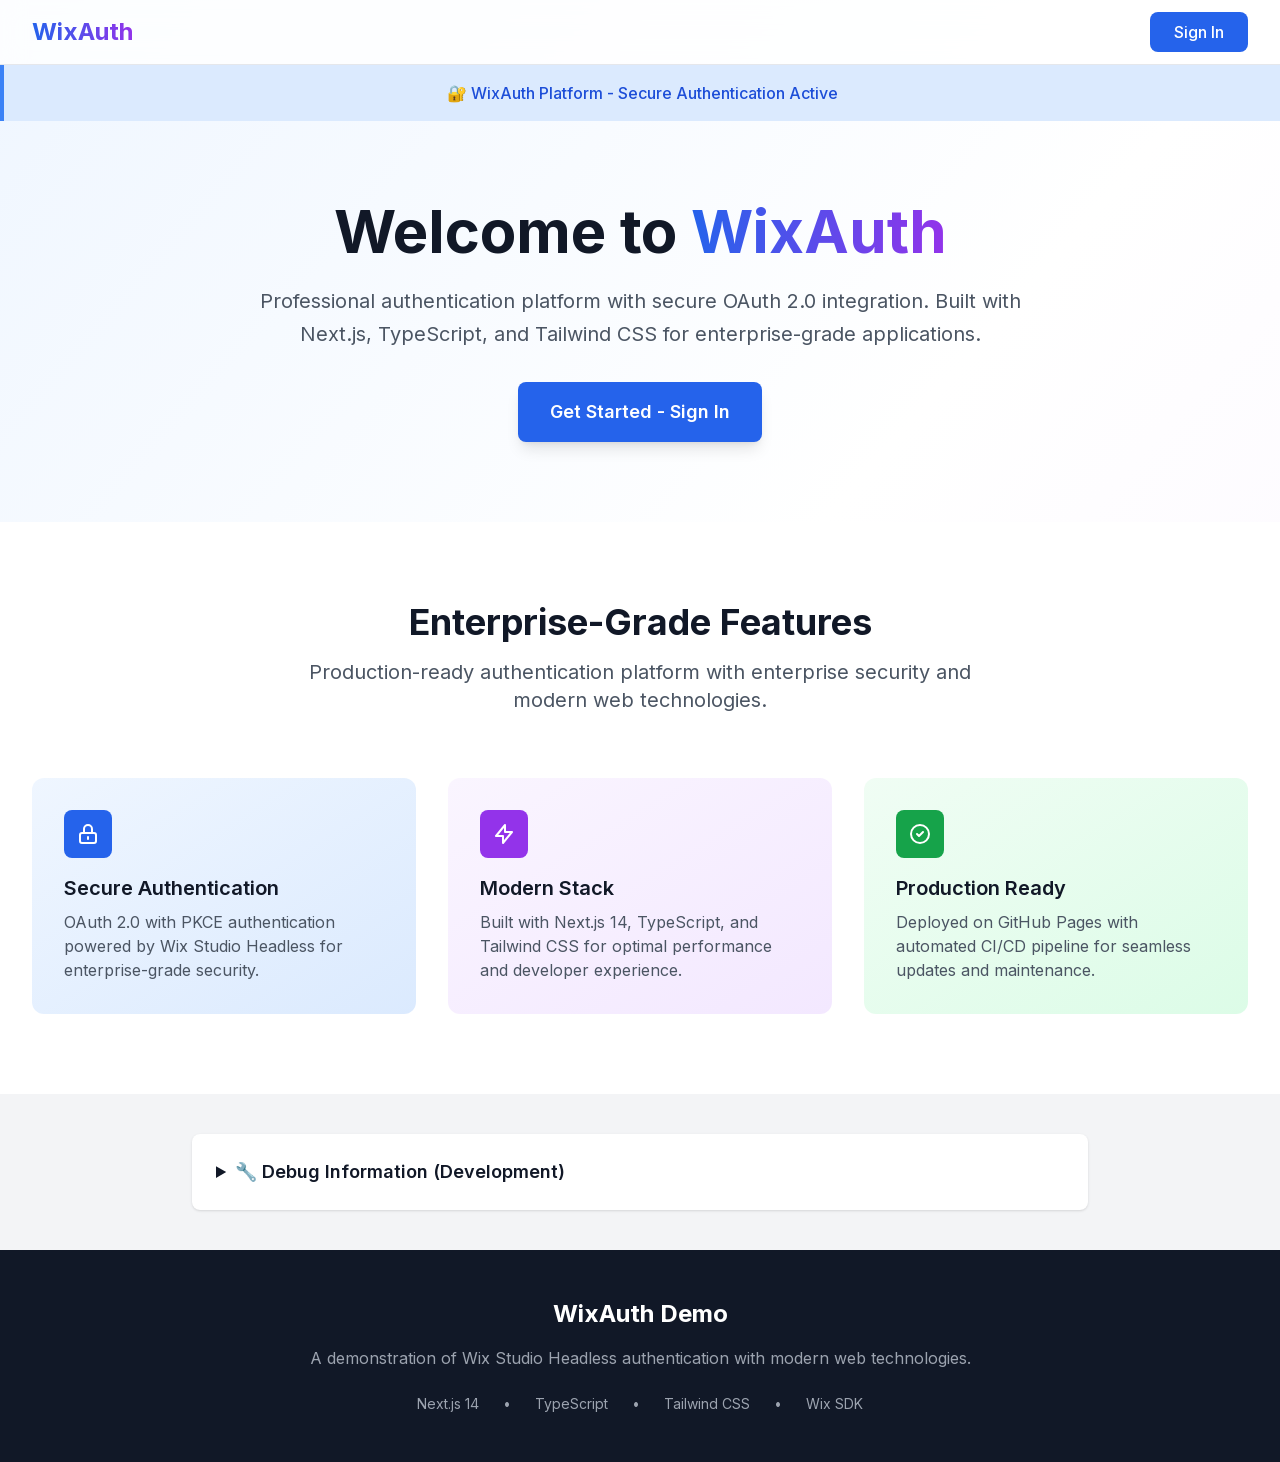
<file: index.html>
<!DOCTYPE html><html lang="en"><head><meta charSet="utf-8"/><meta name="viewport" content="width=device-width, initial-scale=1"/><link rel="preload" href="/_next/static/media/e4af272ccee01ff0-s.p.woff2" as="font" crossorigin="" type="font/woff2"/><link rel="stylesheet" href="/_next/static/css/a37a139cb9e6c20c.css" data-precedence="next"/><link rel="preload" as="script" fetchPriority="low" href="/_next/static/chunks/webpack-b10e1bf7a5faa37c.js"/><script src="/_next/static/chunks/fd9d1056-9f91b5e418130764.js" async=""></script><script src="/_next/static/chunks/117-0a4cd725fa12678a.js" async=""></script><script src="/_next/static/chunks/main-app-daf6b9b3c63f04c7.js" async=""></script><script src="/_next/static/chunks/583-d8e13921598231b8.js" async=""></script><script src="/_next/static/chunks/app/page-e8b3166e5d9614ae.js" async=""></script><title>WixAuth - Professional Authentication Platform</title><meta name="description" content="Secure OAuth 2.0 authentication platform built with Next.js and Wix Studio Headless. Production-ready authentication for modern web applications."/><meta name="author" content="staylegitlonewolf"/><meta name="keywords" content="authentication,oauth,wix,nextjs,react,typescript"/><meta name="creator" content="staylegitlonewolf"/><meta property="og:title" content="WixAuth - Professional Authentication Platform"/><meta property="og:description" content="Secure OAuth 2.0 authentication platform built with Next.js and Wix Studio Headless"/><meta property="og:url" content="https://staylegitlonewolf.github.io/Template1/"/><meta property="og:type" content="website"/><meta name="twitter:card" content="summary_large_image"/><meta name="twitter:title" content="WixAuth - Professional Authentication Platform"/><meta name="twitter:description" content="Secure OAuth 2.0 authentication platform built with Next.js and Wix Studio Headless"/><meta name="next-size-adjust"/><script src="/_next/static/chunks/polyfills-42372ed130431b0a.js" noModule=""></script></head><body class="__className_e8ce0c"><div class="min-h-screen bg-gradient-to-br from-blue-50 via-white to-purple-50"><nav class="bg-white/80 backdrop-blur-md border-b border-gray-200 sticky top-0 z-50"><div class="max-w-7xl mx-auto px-4 sm:px-6 lg:px-8"><div class="flex justify-between items-center h-16"><div class="flex items-center"><div class="flex-shrink-0"><h1 class="text-2xl font-bold bg-gradient-to-r from-blue-600 to-purple-600 bg-clip-text text-transparent">WixAuth</h1></div></div><div class="flex items-center space-x-4"><button class="bg-blue-600 hover:bg-blue-700 text-white px-6 py-2 rounded-lg transition-colors duration-200 font-medium">Sign In</button></div></div></div></nav><div class="bg-blue-100 border-l-4 border-blue-500 text-blue-700 p-4 text-center"><p class="font-medium">🔐 WixAuth Platform - Secure Authentication Active</p></div><section class="relative py-20 px-4 sm:px-6 lg:px-8"><div class="max-w-7xl mx-auto text-center"><div class="mb-8"><h1 class="text-5xl md:text-6xl font-bold text-gray-900 mb-6">Welcome to<!-- --> <span class="bg-gradient-to-r from-blue-600 to-purple-600 bg-clip-text text-transparent">WixAuth</span></h1><p class="text-xl text-gray-600 max-w-3xl mx-auto leading-relaxed">Professional authentication platform with secure OAuth 2.0 integration. Built with Next.js, TypeScript, and Tailwind CSS for enterprise-grade applications.</p></div><div class="flex flex-col sm:flex-row gap-4 justify-center items-center"><button class="bg-blue-600 hover:bg-blue-700 text-white px-8 py-4 rounded-lg text-lg font-semibold transition-all duration-200 transform hover:scale-105 shadow-lg">Get Started - Sign In</button></div></div></section><section class="py-20 px-4 sm:px-6 lg:px-8 bg-white"><div class="max-w-7xl mx-auto"><div class="text-center mb-16"><h2 class="text-4xl font-bold text-gray-900 mb-4">Enterprise-Grade Features</h2><p class="text-xl text-gray-600 max-w-2xl mx-auto">Production-ready authentication platform with enterprise security and modern web technologies.</p></div><div class="grid md:grid-cols-3 gap-8"><div class="bg-gradient-to-br from-blue-50 to-blue-100 p-8 rounded-xl"><div class="w-12 h-12 bg-blue-600 rounded-lg flex items-center justify-center mb-4"><svg class="w-6 h-6 text-white" fill="none" stroke="currentColor" viewBox="0 0 24 24"><path stroke-linecap="round" stroke-linejoin="round" stroke-width="2" d="M12 15v2m-6 4h12a2 2 0 002-2v-6a2 2 0 00-2-2H6a2 2 0 00-2 2v6a2 2 0 002 2zm10-10V7a4 4 0 00-8 0v4h8z"></path></svg></div><h3 class="text-xl font-semibold text-gray-900 mb-2">Secure Authentication</h3><p class="text-gray-600">OAuth 2.0 with PKCE authentication powered by Wix Studio Headless for enterprise-grade security.</p></div><div class="bg-gradient-to-br from-purple-50 to-purple-100 p-8 rounded-xl"><div class="w-12 h-12 bg-purple-600 rounded-lg flex items-center justify-center mb-4"><svg class="w-6 h-6 text-white" fill="none" stroke="currentColor" viewBox="0 0 24 24"><path stroke-linecap="round" stroke-linejoin="round" stroke-width="2" d="M13 10V3L4 14h7v7l9-11h-7z"></path></svg></div><h3 class="text-xl font-semibold text-gray-900 mb-2">Modern Stack</h3><p class="text-gray-600">Built with Next.js 14, TypeScript, and Tailwind CSS for optimal performance and developer experience.</p></div><div class="bg-gradient-to-br from-green-50 to-green-100 p-8 rounded-xl"><div class="w-12 h-12 bg-green-600 rounded-lg flex items-center justify-center mb-4"><svg class="w-6 h-6 text-white" fill="none" stroke="currentColor" viewBox="0 0 24 24"><path stroke-linecap="round" stroke-linejoin="round" stroke-width="2" d="M9 12l2 2 4-4m6 2a9 9 0 11-18 0 9 9 0 0118 0z"></path></svg></div><h3 class="text-xl font-semibold text-gray-900 mb-2">Production Ready</h3><p class="text-gray-600">Deployed on GitHub Pages with automated CI/CD pipeline for seamless updates and maintenance.</p></div></div></div></section><section class="py-10 px-4 sm:px-6 lg:px-8 bg-gray-100"><div class="max-w-4xl mx-auto"><details class="bg-white rounded-lg shadow p-6"><summary class="text-lg font-semibold text-gray-900 cursor-pointer">🔧 Debug Information (Development)</summary><div class="mt-4 space-y-2"><div><span class="text-sm font-medium text-gray-500">Client ID:</span><p class="text-gray-900 font-mono text-sm">Not set</p></div><div><span class="text-sm font-medium text-gray-500">Site ID:</span><p class="text-gray-900 font-mono text-sm">Not set</p></div><div><span class="text-sm font-medium text-gray-500">User Agent:</span><p class="text-gray-900 font-mono text-xs break-all"></p></div><div><span class="text-sm font-medium text-gray-500">Timestamp:</span><p class="text-gray-900 font-mono text-sm"></p></div></div></details></div></section><footer class="bg-gray-900 text-white py-12 px-4 sm:px-6 lg:px-8"><div class="max-w-7xl mx-auto text-center"><h3 class="text-2xl font-bold mb-4">WixAuth Demo</h3><p class="text-gray-400 mb-6">A demonstration of Wix Studio Headless authentication with modern web technologies.</p><div class="flex justify-center space-x-6 text-sm text-gray-400"><span>Next.js 14</span><span>•</span><span>TypeScript</span><span>•</span><span>Tailwind CSS</span><span>•</span><span>Wix SDK</span></div></div></footer></div><script src="/_next/static/chunks/webpack-b10e1bf7a5faa37c.js" async=""></script><script>(self.__next_f=self.__next_f||[]).push([0]);self.__next_f.push([2,null])</script><script>self.__next_f.push([1,"1:HL[\"/_next/static/media/e4af272ccee01ff0-s.p.woff2\",\"font\",{\"crossOrigin\":\"\",\"type\":\"font/woff2\"}]\n2:HL[\"/_next/static/css/a37a139cb9e6c20c.css\",\"style\"]\n"])</script><script>self.__next_f.push([1,"3:I[2846,[],\"\"]\n5:I[9107,[],\"ClientPageRoot\"]\n6:I[7340,[\"583\",\"static/chunks/583-d8e13921598231b8.js\",\"931\",\"static/chunks/app/page-e8b3166e5d9614ae.js\"],\"default\",1]\n7:I[4707,[],\"\"]\n8:I[6423,[],\"\"]\na:I[1060,[],\"\"]\nb:[]\n0:[\"$\",\"$L3\",null,{\"buildId\":\"ui4x9MOSoJsfDwQFQlubH\",\"assetPrefix\":\"\",\"urlParts\":[\"\",\"\"],\"initialTree\":[\"\",{\"children\":[\"__PAGE__\",{}]},\"$undefined\",\"$undefined\",true],\"initialSeedData\":[\"\",{\"children\":[\"__PAGE__\",{},[[\"$L4\",[\"$\",\"$L5\",null,{\"props\":{\"params\":{},\"searchParams\":{}},\"Component\":\"$6\"}],null],null],null]},[[[[\"$\",\"link\",\"0\",{\"rel\":\"stylesheet\",\"href\":\"/_next/static/css/a37a139cb9e6c20c.css\",\"precedence\":\"next\",\"crossOrigin\":\"$undefined\"}]],[\"$\",\"html\",null,{\"lang\":\"en\",\"children\":[\"$\",\"body\",null,{\"className\":\"__className_e8ce0c\",\"children\":[\"$\",\"$L7\",null,{\"parallelRouterKey\":\"children\",\"segmentPath\":[\"children\"],\"error\":\"$undefined\",\"errorStyles\":\"$undefined\",\"errorScripts\":\"$undefined\",\"template\":[\"$\",\"$L8\",null,{}],\"templateStyles\":\"$undefined\",\"templateScripts\":\"$undefined\",\"notFound\":[[\"$\",\"title\",null,{\"children\":\"404: This page could not be found.\"}],[\"$\",\"div\",null,{\"style\":{\"fontFamily\":\"system-ui,\\\"Segoe UI\\\",Roboto,Helvetica,Arial,sans-serif,\\\"Apple Color Emoji\\\",\\\"Segoe UI Emoji\\\"\",\"height\":\"100vh\",\"textAlign\":\"center\",\"display\":\"flex\",\"flexDirection\":\"column\",\"alignItems\":\"center\",\"justifyContent\":\"center\"},\"children\":[\"$\",\"div\",null,{\"children\":[[\"$\",\"style\",null,{\"dangerouslySetInnerHTML\":{\"__html\":\"body{color:#000;background:#fff;margin:0}.next-error-h1{border-right:1px solid rgba(0,0,0,.3)}@media (prefers-color-scheme:dark){body{color:#fff;background:#000}.next-error-h1{border-right:1px solid rgba(255,255,255,.3)}}\"}}],[\"$\",\"h1\",null,{\"className\":\"next-error-h1\",\"style\":{\"display\":\"inline-block\",\"margin\":\"0 20px 0 0\",\"padding\":\"0 23px 0 0\",\"fontSize\":24,\"fontWeight\":500,\"verticalAlign\":\"top\",\"lineHeight\":\"49px\"},\"children\":\"404\"}],[\"$\",\"div\",null,{\"style\":{\"display\":\"inline-block\"},\"children\":[\"$\",\"h2\",null,{\"style\":{\"fontSize\":14,\"fontWeight\":400,\"lineHeight\":\"49px\""])</script><script>self.__next_f.push([1,",\"margin\":0},\"children\":\"This page could not be found.\"}]}]]}]}]],\"notFoundStyles\":[]}]}]}]],null],null],\"couldBeIntercepted\":false,\"initialHead\":[null,\"$L9\"],\"globalErrorComponent\":\"$a\",\"missingSlots\":\"$Wb\"}]\n"])</script><script>self.__next_f.push([1,"9:[[\"$\",\"meta\",\"0\",{\"name\":\"viewport\",\"content\":\"width=device-width, initial-scale=1\"}],[\"$\",\"meta\",\"1\",{\"charSet\":\"utf-8\"}],[\"$\",\"title\",\"2\",{\"children\":\"WixAuth - Professional Authentication Platform\"}],[\"$\",\"meta\",\"3\",{\"name\":\"description\",\"content\":\"Secure OAuth 2.0 authentication platform built with Next.js and Wix Studio Headless. Production-ready authentication for modern web applications.\"}],[\"$\",\"meta\",\"4\",{\"name\":\"author\",\"content\":\"staylegitlonewolf\"}],[\"$\",\"meta\",\"5\",{\"name\":\"keywords\",\"content\":\"authentication,oauth,wix,nextjs,react,typescript\"}],[\"$\",\"meta\",\"6\",{\"name\":\"creator\",\"content\":\"staylegitlonewolf\"}],[\"$\",\"meta\",\"7\",{\"property\":\"og:title\",\"content\":\"WixAuth - Professional Authentication Platform\"}],[\"$\",\"meta\",\"8\",{\"property\":\"og:description\",\"content\":\"Secure OAuth 2.0 authentication platform built with Next.js and Wix Studio Headless\"}],[\"$\",\"meta\",\"9\",{\"property\":\"og:url\",\"content\":\"https://staylegitlonewolf.github.io/Template1/\"}],[\"$\",\"meta\",\"10\",{\"property\":\"og:type\",\"content\":\"website\"}],[\"$\",\"meta\",\"11\",{\"name\":\"twitter:card\",\"content\":\"summary_large_image\"}],[\"$\",\"meta\",\"12\",{\"name\":\"twitter:title\",\"content\":\"WixAuth - Professional Authentication Platform\"}],[\"$\",\"meta\",\"13\",{\"name\":\"twitter:description\",\"content\":\"Secure OAuth 2.0 authentication platform built with Next.js and Wix Studio Headless\"}],[\"$\",\"meta\",\"14\",{\"name\":\"next-size-adjust\"}]]\n4:null\n"])</script></body></html>
</file>
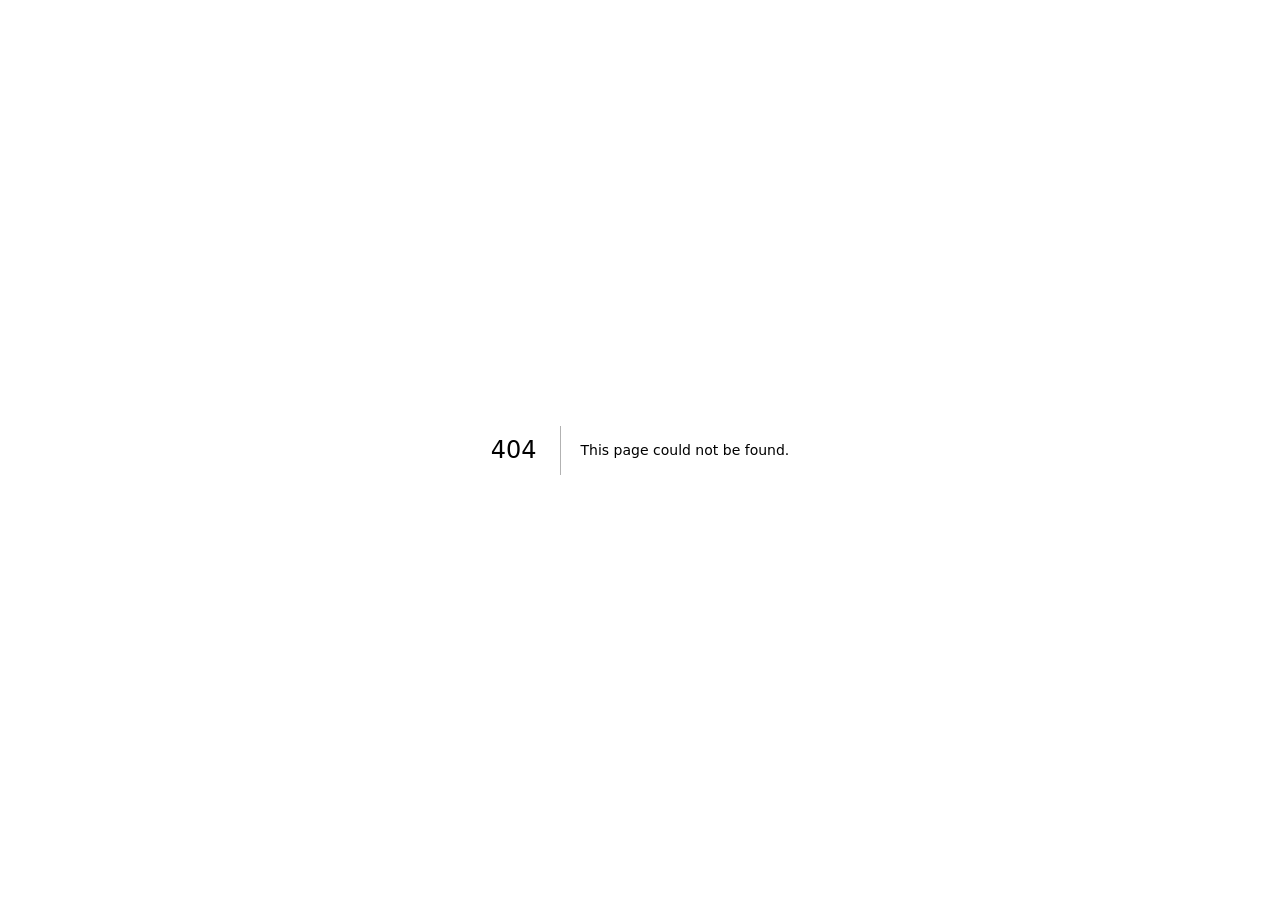
<file: 404/index.html>
<!DOCTYPE html><html lang="en"><head><meta charSet="utf-8"/><meta name="viewport" content="width=device-width, initial-scale=1"/><link rel="preload" href="/_next/static/media/e4af272ccee01ff0-s.p.woff2" as="font" crossorigin="" type="font/woff2"/><link rel="stylesheet" href="/_next/static/css/a37a139cb9e6c20c.css" data-precedence="next"/><link rel="preload" as="script" fetchPriority="low" href="/_next/static/chunks/webpack-b10e1bf7a5faa37c.js"/><script src="/_next/static/chunks/fd9d1056-9f91b5e418130764.js" async=""></script><script src="/_next/static/chunks/117-0a4cd725fa12678a.js" async=""></script><script src="/_next/static/chunks/main-app-daf6b9b3c63f04c7.js" async=""></script><meta name="robots" content="noindex"/><title>404: This page could not be found.</title><title>WixAuth - Professional Authentication Platform</title><meta name="description" content="Secure OAuth 2.0 authentication platform built with Next.js and Wix Studio Headless. Production-ready authentication for modern web applications."/><meta name="author" content="staylegitlonewolf"/><meta name="keywords" content="authentication,oauth,wix,nextjs,react,typescript"/><meta name="creator" content="staylegitlonewolf"/><meta property="og:title" content="WixAuth - Professional Authentication Platform"/><meta property="og:description" content="Secure OAuth 2.0 authentication platform built with Next.js and Wix Studio Headless"/><meta property="og:url" content="https://staylegitlonewolf.github.io/Template1/"/><meta property="og:type" content="website"/><meta name="twitter:card" content="summary_large_image"/><meta name="twitter:title" content="WixAuth - Professional Authentication Platform"/><meta name="twitter:description" content="Secure OAuth 2.0 authentication platform built with Next.js and Wix Studio Headless"/><meta name="next-size-adjust"/><script src="/_next/static/chunks/polyfills-42372ed130431b0a.js" noModule=""></script></head><body class="__className_e8ce0c"><div style="font-family:system-ui,&quot;Segoe UI&quot;,Roboto,Helvetica,Arial,sans-serif,&quot;Apple Color Emoji&quot;,&quot;Segoe UI Emoji&quot;;height:100vh;text-align:center;display:flex;flex-direction:column;align-items:center;justify-content:center"><div><style>body{color:#000;background:#fff;margin:0}.next-error-h1{border-right:1px solid rgba(0,0,0,.3)}@media (prefers-color-scheme:dark){body{color:#fff;background:#000}.next-error-h1{border-right:1px solid rgba(255,255,255,.3)}}</style><h1 class="next-error-h1" style="display:inline-block;margin:0 20px 0 0;padding:0 23px 0 0;font-size:24px;font-weight:500;vertical-align:top;line-height:49px">404</h1><div style="display:inline-block"><h2 style="font-size:14px;font-weight:400;line-height:49px;margin:0">This page could not be found.</h2></div></div></div><script src="/_next/static/chunks/webpack-b10e1bf7a5faa37c.js" async=""></script><script>(self.__next_f=self.__next_f||[]).push([0]);self.__next_f.push([2,null])</script><script>self.__next_f.push([1,"1:HL[\"/_next/static/media/e4af272ccee01ff0-s.p.woff2\",\"font\",{\"crossOrigin\":\"\",\"type\":\"font/woff2\"}]\n2:HL[\"/_next/static/css/a37a139cb9e6c20c.css\",\"style\"]\n"])</script><script>self.__next_f.push([1,"3:I[2846,[],\"\"]\n5:I[4707,[],\"\"]\n6:I[6423,[],\"\"]\nc:I[1060,[],\"\"]\n7:{\"fontFamily\":\"system-ui,\\\"Segoe UI\\\",Roboto,Helvetica,Arial,sans-serif,\\\"Apple Color Emoji\\\",\\\"Segoe UI Emoji\\\"\",\"height\":\"100vh\",\"textAlign\":\"center\",\"display\":\"flex\",\"flexDirection\":\"column\",\"alignItems\":\"center\",\"justifyContent\":\"center\"}\n8:{\"display\":\"inline-block\",\"margin\":\"0 20px 0 0\",\"padding\":\"0 23px 0 0\",\"fontSize\":24,\"fontWeight\":500,\"verticalAlign\":\"top\",\"lineHeight\":\"49px\"}\n9:{\"display\":\"inline-block\"}\na:{\"fontSize\":14,\"fontWeight\":400,\"lineHeight\":\"49px\",\"margin\":0}\nd:[]\n"])</script><script>self.__next_f.push([1,"0:[\"$\",\"$L3\",null,{\"buildId\":\"ui4x9MOSoJsfDwQFQlubH\",\"assetPrefix\":\"\",\"urlParts\":[\"\",\"_not-found\",\"\"],\"initialTree\":[\"\",{\"children\":[\"/_not-found\",{\"children\":[\"__PAGE__\",{}]}]},\"$undefined\",\"$undefined\",true],\"initialSeedData\":[\"\",{\"children\":[\"/_not-found\",{\"children\":[\"__PAGE__\",{},[[\"$L4\",[[\"$\",\"title\",null,{\"children\":\"404: This page could not be found.\"}],[\"$\",\"div\",null,{\"style\":{\"fontFamily\":\"system-ui,\\\"Segoe UI\\\",Roboto,Helvetica,Arial,sans-serif,\\\"Apple Color Emoji\\\",\\\"Segoe UI Emoji\\\"\",\"height\":\"100vh\",\"textAlign\":\"center\",\"display\":\"flex\",\"flexDirection\":\"column\",\"alignItems\":\"center\",\"justifyContent\":\"center\"},\"children\":[\"$\",\"div\",null,{\"children\":[[\"$\",\"style\",null,{\"dangerouslySetInnerHTML\":{\"__html\":\"body{color:#000;background:#fff;margin:0}.next-error-h1{border-right:1px solid rgba(0,0,0,.3)}@media (prefers-color-scheme:dark){body{color:#fff;background:#000}.next-error-h1{border-right:1px solid rgba(255,255,255,.3)}}\"}}],[\"$\",\"h1\",null,{\"className\":\"next-error-h1\",\"style\":{\"display\":\"inline-block\",\"margin\":\"0 20px 0 0\",\"padding\":\"0 23px 0 0\",\"fontSize\":24,\"fontWeight\":500,\"verticalAlign\":\"top\",\"lineHeight\":\"49px\"},\"children\":\"404\"}],[\"$\",\"div\",null,{\"style\":{\"display\":\"inline-block\"},\"children\":[\"$\",\"h2\",null,{\"style\":{\"fontSize\":14,\"fontWeight\":400,\"lineHeight\":\"49px\",\"margin\":0},\"children\":\"This page could not be found.\"}]}]]}]}]],null],null],null]},[null,[\"$\",\"$L5\",null,{\"parallelRouterKey\":\"children\",\"segmentPath\":[\"children\",\"/_not-found\",\"children\"],\"error\":\"$undefined\",\"errorStyles\":\"$undefined\",\"errorScripts\":\"$undefined\",\"template\":[\"$\",\"$L6\",null,{}],\"templateStyles\":\"$undefined\",\"templateScripts\":\"$undefined\",\"notFound\":\"$undefined\",\"notFoundStyles\":\"$undefined\"}]],null]},[[[[\"$\",\"link\",\"0\",{\"rel\":\"stylesheet\",\"href\":\"/_next/static/css/a37a139cb9e6c20c.css\",\"precedence\":\"next\",\"crossOrigin\":\"$undefined\"}]],[\"$\",\"html\",null,{\"lang\":\"en\",\"children\":[\"$\",\"body\",null,{\"className\":\"__className_e8ce0c\",\"children\":[\"$\",\"$L5\",null,{\"parallelRouterKey\":\"children\",\"segmentPath\":[\"children\"],\"error\":\"$undefined\",\"errorStyles\":\"$undefined\",\"errorScripts\":\"$undefined\",\"template\":[\"$\",\"$L6\",null,{}],\"templateStyles\":\"$undefined\",\"templateScripts\":\"$undefined\",\"notFound\":[[\"$\",\"title\",null,{\"children\":\"404: This page could not be found.\"}],[\"$\",\"div\",null,{\"style\":\"$7\",\"children\":[\"$\",\"div\",null,{\"children\":[[\"$\",\"style\",null,{\"dangerouslySetInnerHTML\":{\"__html\":\"body{color:#000;background:#fff;margin:0}.next-error-h1{border-right:1px solid rgba(0,0,0,.3)}@media (prefers-color-scheme:dark){body{color:#fff;background:#000}.next-error-h1{border-right:1px solid rgba(255,255,255,.3)}}\"}}],[\"$\",\"h1\",null,{\"className\":\"next-error-h1\",\"style\":\"$8\",\"children\":\"404\"}],[\"$\",\"div\",null,{\"style\":\"$9\",\"children\":[\"$\",\"h2\",null,{\"style\":\"$a\",\"children\":\"This page could not be found.\"}]}]]}]}]],\"notFoundStyles\":[]}]}]}]],null],null],\"couldBeIntercepted\":false,\"initialHead\":[[\"$\",\"meta\",null,{\"name\":\"robots\",\"content\":\"noindex\"}],\"$Lb\"],\"globalErrorComponent\":\"$c\",\"missingSlots\":\"$Wd\"}]\n"])</script><script>self.__next_f.push([1,"b:[[\"$\",\"meta\",\"0\",{\"name\":\"viewport\",\"content\":\"width=device-width, initial-scale=1\"}],[\"$\",\"meta\",\"1\",{\"charSet\":\"utf-8\"}],[\"$\",\"title\",\"2\",{\"children\":\"WixAuth - Professional Authentication Platform\"}],[\"$\",\"meta\",\"3\",{\"name\":\"description\",\"content\":\"Secure OAuth 2.0 authentication platform built with Next.js and Wix Studio Headless. Production-ready authentication for modern web applications.\"}],[\"$\",\"meta\",\"4\",{\"name\":\"author\",\"content\":\"staylegitlonewolf\"}],[\"$\",\"meta\",\"5\",{\"name\":\"keywords\",\"content\":\"authentication,oauth,wix,nextjs,react,typescript\"}],[\"$\",\"meta\",\"6\",{\"name\":\"creator\",\"content\":\"staylegitlonewolf\"}],[\"$\",\"meta\",\"7\",{\"property\":\"og:title\",\"content\":\"WixAuth - Professional Authentication Platform\"}],[\"$\",\"meta\",\"8\",{\"property\":\"og:description\",\"content\":\"Secure OAuth 2.0 authentication platform built with Next.js and Wix Studio Headless\"}],[\"$\",\"meta\",\"9\",{\"property\":\"og:url\",\"content\":\"https://staylegitlonewolf.github.io/Template1/\"}],[\"$\",\"meta\",\"10\",{\"property\":\"og:type\",\"content\":\"website\"}],[\"$\",\"meta\",\"11\",{\"name\":\"twitter:card\",\"content\":\"summary_large_image\"}],[\"$\",\"meta\",\"12\",{\"name\":\"twitter:title\",\"content\":\"WixAuth - Professional Authentication Platform\"}],[\"$\",\"meta\",\"13\",{\"name\":\"twitter:description\",\"content\":\"Secure OAuth 2.0 authentication platform built with Next.js and Wix Studio Headless\"}],[\"$\",\"meta\",\"14\",{\"name\":\"next-size-adjust\"}]]\n4:null\n"])</script></body></html>
</file>
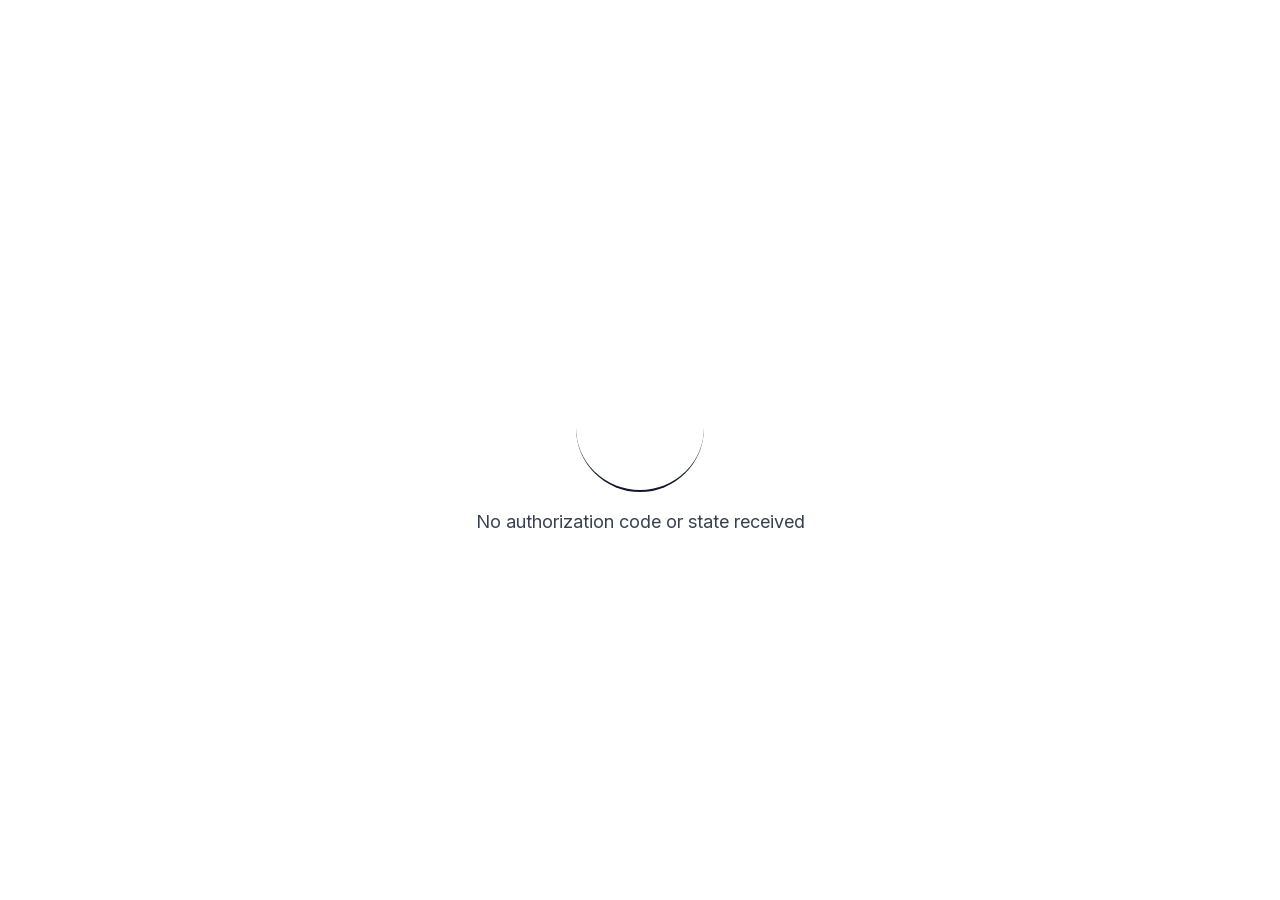
<file: auth/callback/index.html>
<!DOCTYPE html><html lang="en"><head><meta charSet="utf-8"/><meta name="viewport" content="width=device-width, initial-scale=1"/><link rel="preload" href="/_next/static/media/e4af272ccee01ff0-s.p.woff2" as="font" crossorigin="" type="font/woff2"/><link rel="stylesheet" href="/_next/static/css/a37a139cb9e6c20c.css" data-precedence="next"/><link rel="preload" as="script" fetchPriority="low" href="/_next/static/chunks/webpack-b10e1bf7a5faa37c.js"/><script src="/_next/static/chunks/fd9d1056-9f91b5e418130764.js" async=""></script><script src="/_next/static/chunks/117-0a4cd725fa12678a.js" async=""></script><script src="/_next/static/chunks/main-app-daf6b9b3c63f04c7.js" async=""></script><script src="/_next/static/chunks/583-d8e13921598231b8.js" async=""></script><script src="/_next/static/chunks/app/auth/callback/page-44f17cbc2f90383a.js" async=""></script><title>WixAuth - Professional Authentication Platform</title><meta name="description" content="Secure OAuth 2.0 authentication platform built with Next.js and Wix Studio Headless. Production-ready authentication for modern web applications."/><meta name="author" content="staylegitlonewolf"/><meta name="keywords" content="authentication,oauth,wix,nextjs,react,typescript"/><meta name="creator" content="staylegitlonewolf"/><meta property="og:title" content="WixAuth - Professional Authentication Platform"/><meta property="og:description" content="Secure OAuth 2.0 authentication platform built with Next.js and Wix Studio Headless"/><meta property="og:url" content="https://staylegitlonewolf.github.io/Template1/"/><meta property="og:type" content="website"/><meta name="twitter:card" content="summary_large_image"/><meta name="twitter:title" content="WixAuth - Professional Authentication Platform"/><meta name="twitter:description" content="Secure OAuth 2.0 authentication platform built with Next.js and Wix Studio Headless"/><meta name="next-size-adjust"/><script src="/_next/static/chunks/polyfills-42372ed130431b0a.js" noModule=""></script></head><body class="__className_e8ce0c"><div class="flex items-center justify-center min-h-screen"><div class="text-center"><div class="animate-spin rounded-full h-32 w-32 border-b-2 border-gray-900 mx-auto mb-4"></div><p class="text-lg text-gray-700">Processing authentication...</p></div></div><script src="/_next/static/chunks/webpack-b10e1bf7a5faa37c.js" async=""></script><script>(self.__next_f=self.__next_f||[]).push([0]);self.__next_f.push([2,null])</script><script>self.__next_f.push([1,"1:HL[\"/_next/static/media/e4af272ccee01ff0-s.p.woff2\",\"font\",{\"crossOrigin\":\"\",\"type\":\"font/woff2\"}]\n2:HL[\"/_next/static/css/a37a139cb9e6c20c.css\",\"style\"]\n"])</script><script>self.__next_f.push([1,"3:I[2846,[],\"\"]\n5:I[9107,[],\"ClientPageRoot\"]\n6:I[6656,[\"583\",\"static/chunks/583-d8e13921598231b8.js\",\"453\",\"static/chunks/app/auth/callback/page-44f17cbc2f90383a.js\"],\"default\",1]\n7:I[4707,[],\"\"]\n8:I[6423,[],\"\"]\na:I[1060,[],\"\"]\nb:[]\n"])</script><script>self.__next_f.push([1,"0:[\"$\",\"$L3\",null,{\"buildId\":\"ui4x9MOSoJsfDwQFQlubH\",\"assetPrefix\":\"\",\"urlParts\":[\"\",\"auth\",\"callback\",\"\"],\"initialTree\":[\"\",{\"children\":[\"auth\",{\"children\":[\"callback\",{\"children\":[\"__PAGE__\",{}]}]}]},\"$undefined\",\"$undefined\",true],\"initialSeedData\":[\"\",{\"children\":[\"auth\",{\"children\":[\"callback\",{\"children\":[\"__PAGE__\",{},[[\"$L4\",[\"$\",\"$L5\",null,{\"props\":{\"params\":{},\"searchParams\":{}},\"Component\":\"$6\"}],null],null],null]},[null,[\"$\",\"$L7\",null,{\"parallelRouterKey\":\"children\",\"segmentPath\":[\"children\",\"auth\",\"children\",\"callback\",\"children\"],\"error\":\"$undefined\",\"errorStyles\":\"$undefined\",\"errorScripts\":\"$undefined\",\"template\":[\"$\",\"$L8\",null,{}],\"templateStyles\":\"$undefined\",\"templateScripts\":\"$undefined\",\"notFound\":\"$undefined\",\"notFoundStyles\":\"$undefined\"}]],null]},[null,[\"$\",\"$L7\",null,{\"parallelRouterKey\":\"children\",\"segmentPath\":[\"children\",\"auth\",\"children\"],\"error\":\"$undefined\",\"errorStyles\":\"$undefined\",\"errorScripts\":\"$undefined\",\"template\":[\"$\",\"$L8\",null,{}],\"templateStyles\":\"$undefined\",\"templateScripts\":\"$undefined\",\"notFound\":\"$undefined\",\"notFoundStyles\":\"$undefined\"}]],null]},[[[[\"$\",\"link\",\"0\",{\"rel\":\"stylesheet\",\"href\":\"/_next/static/css/a37a139cb9e6c20c.css\",\"precedence\":\"next\",\"crossOrigin\":\"$undefined\"}]],[\"$\",\"html\",null,{\"lang\":\"en\",\"children\":[\"$\",\"body\",null,{\"className\":\"__className_e8ce0c\",\"children\":[\"$\",\"$L7\",null,{\"parallelRouterKey\":\"children\",\"segmentPath\":[\"children\"],\"error\":\"$undefined\",\"errorStyles\":\"$undefined\",\"errorScripts\":\"$undefined\",\"template\":[\"$\",\"$L8\",null,{}],\"templateStyles\":\"$undefined\",\"templateScripts\":\"$undefined\",\"notFound\":[[\"$\",\"title\",null,{\"children\":\"404: This page could not be found.\"}],[\"$\",\"div\",null,{\"style\":{\"fontFamily\":\"system-ui,\\\"Segoe UI\\\",Roboto,Helvetica,Arial,sans-serif,\\\"Apple Color Emoji\\\",\\\"Segoe UI Emoji\\\"\",\"height\":\"100vh\",\"textAlign\":\"center\",\"display\":\"flex\",\"flexDirection\":\"column\",\"alignItems\":\"center\",\"justifyContent\":\"center\"},\"children\":[\"$\",\"div\",null,{\"children\":[[\"$\",\"style\",null,{\"dangerouslySetInnerHTML\":{\"__html\":\"body{color:#000;background:#fff;margin:0}.next-error-h1{border-right:1px solid rgba(0,0,0,.3)}@media (prefers-color-scheme:dark){body{color:#fff;background:#000}.next-error-h1{border-right:1px solid rgba(255,255,255,.3)}}\"}}],[\"$\",\"h1\",null,{\"className\":\"next-error-h1\",\"style\":{\"display\":\"inline-block\",\"margin\":\"0 20px 0 0\",\"padding\":\"0 23px 0 0\",\"fontSize\":24,\"fontWeight\":500,\"verticalAlign\":\"top\",\"lineHeight\":\"49px\"},\"children\":\"404\"}],[\"$\",\"div\",null,{\"style\":{\"display\":\"inline-block\"},\"children\":[\"$\",\"h2\",null,{\"style\":{\"fontSize\":14,\"fontWeight\":400,\"lineHeight\":\"49px\",\"margin\":0},\"children\":\"This page could not be found.\"}]}]]}]}]],\"notFoundStyles\":[]}]}]}]],null],null],\"couldBeIntercepted\":false,\"initialHead\":[null,\"$L9\"],\"globalErrorComponent\":\"$a\",\"missingSlots\":\"$Wb\"}]\n"])</script><script>self.__next_f.push([1,"9:[[\"$\",\"meta\",\"0\",{\"name\":\"viewport\",\"content\":\"width=device-width, initial-scale=1\"}],[\"$\",\"meta\",\"1\",{\"charSet\":\"utf-8\"}],[\"$\",\"title\",\"2\",{\"children\":\"WixAuth - Professional Authentication Platform\"}],[\"$\",\"meta\",\"3\",{\"name\":\"description\",\"content\":\"Secure OAuth 2.0 authentication platform built with Next.js and Wix Studio Headless. Production-ready authentication for modern web applications.\"}],[\"$\",\"meta\",\"4\",{\"name\":\"author\",\"content\":\"staylegitlonewolf\"}],[\"$\",\"meta\",\"5\",{\"name\":\"keywords\",\"content\":\"authentication,oauth,wix,nextjs,react,typescript\"}],[\"$\",\"meta\",\"6\",{\"name\":\"creator\",\"content\":\"staylegitlonewolf\"}],[\"$\",\"meta\",\"7\",{\"property\":\"og:title\",\"content\":\"WixAuth - Professional Authentication Platform\"}],[\"$\",\"meta\",\"8\",{\"property\":\"og:description\",\"content\":\"Secure OAuth 2.0 authentication platform built with Next.js and Wix Studio Headless\"}],[\"$\",\"meta\",\"9\",{\"property\":\"og:url\",\"content\":\"https://staylegitlonewolf.github.io/Template1/\"}],[\"$\",\"meta\",\"10\",{\"property\":\"og:type\",\"content\":\"website\"}],[\"$\",\"meta\",\"11\",{\"name\":\"twitter:card\",\"content\":\"summary_large_image\"}],[\"$\",\"meta\",\"12\",{\"name\":\"twitter:title\",\"content\":\"WixAuth - Professional Authentication Platform\"}],[\"$\",\"meta\",\"13\",{\"name\":\"twitter:description\",\"content\":\"Secure OAuth 2.0 authentication platform built with Next.js and Wix Studio Headless\"}],[\"$\",\"meta\",\"14\",{\"name\":\"next-size-adjust\"}]]\n4:null\n"])</script></body></html>
</file>
<file: _next/static/css/a37a139cb9e6c20c.css>
@font-face{font-family:__Inter_e8ce0c;font-style:normal;font-weight:100 900;font-display:swap;src:url(/_next/static/media/55c55f0601d81cf3-s.woff2) format("woff2");unicode-range:u+0460-052f,u+1c80-1c8a,u+20b4,u+2de0-2dff,u+a640-a69f,u+fe2e-fe2f}@font-face{font-family:__Inter_e8ce0c;font-style:normal;font-weight:100 900;font-display:swap;src:url(/_next/static/media/26a46d62cd723877-s.woff2) format("woff2");unicode-range:u+0301,u+0400-045f,u+0490-0491,u+04b0-04b1,u+2116}@font-face{font-family:__Inter_e8ce0c;font-style:normal;font-weight:100 900;font-display:swap;src:url(/_next/static/media/97e0cb1ae144a2a9-s.woff2) format("woff2");unicode-range:u+1f??}@font-face{font-family:__Inter_e8ce0c;font-style:normal;font-weight:100 900;font-display:swap;src:url(/_next/static/media/581909926a08bbc8-s.woff2) format("woff2");unicode-range:u+0370-0377,u+037a-037f,u+0384-038a,u+038c,u+038e-03a1,u+03a3-03ff}@font-face{font-family:__Inter_e8ce0c;font-style:normal;font-weight:100 900;font-display:swap;src:url(/_next/static/media/df0a9ae256c0569c-s.woff2) format("woff2");unicode-range:u+0102-0103,u+0110-0111,u+0128-0129,u+0168-0169,u+01a0-01a1,u+01af-01b0,u+0300-0301,u+0303-0304,u+0308-0309,u+0323,u+0329,u+1ea0-1ef9,u+20ab}@font-face{font-family:__Inter_e8ce0c;font-style:normal;font-weight:100 900;font-display:swap;src:url(/_next/static/media/8e9860b6e62d6359-s.woff2) format("woff2");unicode-range:u+0100-02ba,u+02bd-02c5,u+02c7-02cc,u+02ce-02d7,u+02dd-02ff,u+0304,u+0308,u+0329,u+1d00-1dbf,u+1e00-1e9f,u+1ef2-1eff,u+2020,u+20a0-20ab,u+20ad-20c0,u+2113,u+2c60-2c7f,u+a720-a7ff}@font-face{font-family:__Inter_e8ce0c;font-style:normal;font-weight:100 900;font-display:swap;src:url(/_next/static/media/e4af272ccee01ff0-s.p.woff2) format("woff2");unicode-range:u+00??,u+0131,u+0152-0153,u+02bb-02bc,u+02c6,u+02da,u+02dc,u+0304,u+0308,u+0329,u+2000-206f,u+20ac,u+2122,u+2191,u+2193,u+2212,u+2215,u+feff,u+fffd}@font-face{font-family:__Inter_Fallback_e8ce0c;src:local("Arial");ascent-override:90.49%;descent-override:22.56%;line-gap-override:0.00%;size-adjust:107.06%}.__className_e8ce0c{font-family:__Inter_e8ce0c,__Inter_Fallback_e8ce0c;font-style:normal}*,:after,:before{--tw-border-spacing-x:0;--tw-border-spacing-y:0;--tw-translate-x:0;--tw-translate-y:0;--tw-rotate:0;--tw-skew-x:0;--tw-skew-y:0;--tw-scale-x:1;--tw-scale-y:1;--tw-pan-x: ;--tw-pan-y: ;--tw-pinch-zoom: ;--tw-scroll-snap-strictness:proximity;--tw-gradient-from-position: ;--tw-gradient-via-position: ;--tw-gradient-to-position: ;--tw-ordinal: ;--tw-slashed-zero: ;--tw-numeric-figure: ;--tw-numeric-spacing: ;--tw-numeric-fraction: ;--tw-ring-inset: ;--tw-ring-offset-width:0px;--tw-ring-offset-color:#fff;--tw-ring-color:rgba(59,130,246,.5);--tw-ring-offset-shadow:0 0 #0000;--tw-ring-shadow:0 0 #0000;--tw-shadow:0 0 #0000;--tw-shadow-colored:0 0 #0000;--tw-blur: ;--tw-brightness: ;--tw-contrast: ;--tw-grayscale: ;--tw-hue-rotate: ;--tw-invert: ;--tw-saturate: ;--tw-sepia: ;--tw-drop-shadow: ;--tw-backdrop-blur: ;--tw-backdrop-brightness: ;--tw-backdrop-contrast: ;--tw-backdrop-grayscale: ;--tw-backdrop-hue-rotate: ;--tw-backdrop-invert: ;--tw-backdrop-opacity: ;--tw-backdrop-saturate: ;--tw-backdrop-sepia: ;--tw-contain-size: ;--tw-contain-layout: ;--tw-contain-paint: ;--tw-contain-style: }::backdrop{--tw-border-spacing-x:0;--tw-border-spacing-y:0;--tw-translate-x:0;--tw-translate-y:0;--tw-rotate:0;--tw-skew-x:0;--tw-skew-y:0;--tw-scale-x:1;--tw-scale-y:1;--tw-pan-x: ;--tw-pan-y: ;--tw-pinch-zoom: ;--tw-scroll-snap-strictness:proximity;--tw-gradient-from-position: ;--tw-gradient-via-position: ;--tw-gradient-to-position: ;--tw-ordinal: ;--tw-slashed-zero: ;--tw-numeric-figure: ;--tw-numeric-spacing: ;--tw-numeric-fraction: ;--tw-ring-inset: ;--tw-ring-offset-width:0px;--tw-ring-offset-color:#fff;--tw-ring-color:rgba(59,130,246,.5);--tw-ring-offset-shadow:0 0 #0000;--tw-ring-shadow:0 0 #0000;--tw-shadow:0 0 #0000;--tw-shadow-colored:0 0 #0000;--tw-blur: ;--tw-brightness: ;--tw-contrast: ;--tw-grayscale: ;--tw-hue-rotate: ;--tw-invert: ;--tw-saturate: ;--tw-sepia: ;--tw-drop-shadow: ;--tw-backdrop-blur: ;--tw-backdrop-brightness: ;--tw-backdrop-contrast: ;--tw-backdrop-grayscale: ;--tw-backdrop-hue-rotate: ;--tw-backdrop-invert: ;--tw-backdrop-opacity: ;--tw-backdrop-saturate: ;--tw-backdrop-sepia: ;--tw-contain-size: ;--tw-contain-layout: ;--tw-contain-paint: ;--tw-contain-style: }/*
! tailwindcss v3.4.17 | MIT License | https://tailwindcss.com
*/*,:after,:before{box-sizing:border-box;border:0 solid #e5e7eb}:after,:before{--tw-content:""}:host,html{line-height:1.5;-webkit-text-size-adjust:100%;-moz-tab-size:4;-o-tab-size:4;tab-size:4;font-family:ui-sans-serif,system-ui,sans-serif,Apple Color Emoji,Segoe UI Emoji,Segoe UI Symbol,Noto Color Emoji;font-feature-settings:normal;font-variation-settings:normal;-webkit-tap-highlight-color:transparent}body{margin:0;line-height:inherit}hr{height:0;color:inherit;border-top-width:1px}abbr:where([title]){-webkit-text-decoration:underline dotted;text-decoration:underline dotted}h1,h2,h3,h4,h5,h6{font-size:inherit;font-weight:inherit}a{color:inherit;text-decoration:inherit}b,strong{font-weight:bolder}code,kbd,pre,samp{font-family:ui-monospace,SFMono-Regular,Menlo,Monaco,Consolas,Liberation Mono,Courier New,monospace;font-feature-settings:normal;font-variation-settings:normal;font-size:1em}small{font-size:80%}sub,sup{font-size:75%;line-height:0;position:relative;vertical-align:baseline}sub{bottom:-.25em}sup{top:-.5em}table{text-indent:0;border-color:inherit;border-collapse:collapse}button,input,optgroup,select,textarea{font-family:inherit;font-feature-settings:inherit;font-variation-settings:inherit;font-size:100%;font-weight:inherit;line-height:inherit;letter-spacing:inherit;color:inherit;margin:0;padding:0}button,select{text-transform:none}button,input:where([type=button]),input:where([type=reset]),input:where([type=submit]){-webkit-appearance:button;background-color:transparent;background-image:none}:-moz-focusring{outline:auto}:-moz-ui-invalid{box-shadow:none}progress{vertical-align:baseline}::-webkit-inner-spin-button,::-webkit-outer-spin-button{height:auto}[type=search]{-webkit-appearance:textfield;outline-offset:-2px}::-webkit-search-decoration{-webkit-appearance:none}::-webkit-file-upload-button{-webkit-appearance:button;font:inherit}summary{display:list-item}blockquote,dd,dl,figure,h1,h2,h3,h4,h5,h6,hr,p,pre{margin:0}fieldset{margin:0}fieldset,legend{padding:0}menu,ol,ul{list-style:none;margin:0;padding:0}dialog{padding:0}textarea{resize:vertical}input::-moz-placeholder,textarea::-moz-placeholder{opacity:1;color:#9ca3af}input::placeholder,textarea::placeholder{opacity:1;color:#9ca3af}[role=button],button{cursor:pointer}:disabled{cursor:default}audio,canvas,embed,iframe,img,object,svg,video{display:block;vertical-align:middle}img,video{max-width:100%;height:auto}[hidden]:where(:not([hidden=until-found])){display:none}.relative{position:relative}.sticky{position:sticky}.top-0{top:0}.z-50{z-index:50}.mx-auto{margin-left:auto;margin-right:auto}.mb-16{margin-bottom:4rem}.mb-2{margin-bottom:.5rem}.mb-4{margin-bottom:1rem}.mb-6{margin-bottom:1.5rem}.mb-8{margin-bottom:2rem}.mr-3{margin-right:.75rem}.mt-4{margin-top:1rem}.flex{display:flex}.grid{display:grid}.h-12{height:3rem}.h-16{height:4rem}.h-3{height:.75rem}.h-32{height:8rem}.h-6{height:1.5rem}.min-h-screen{min-height:100vh}.w-12{width:3rem}.w-3{width:.75rem}.w-32{width:8rem}.w-6{width:1.5rem}.max-w-2xl{max-width:42rem}.max-w-3xl{max-width:48rem}.max-w-4xl{max-width:56rem}.max-w-7xl{max-width:80rem}.max-w-md{max-width:28rem}.flex-shrink-0{flex-shrink:0}.transform{transform:translate(var(--tw-translate-x),var(--tw-translate-y)) rotate(var(--tw-rotate)) skewX(var(--tw-skew-x)) skewY(var(--tw-skew-y)) scaleX(var(--tw-scale-x)) scaleY(var(--tw-scale-y))}@keyframes spin{to{transform:rotate(1turn)}}.animate-spin{animation:spin 1s linear infinite}.cursor-pointer{cursor:pointer}.flex-col{flex-direction:column}.items-center{align-items:center}.justify-center{justify-content:center}.justify-between{justify-content:space-between}.gap-4{gap:1rem}.gap-8{gap:2rem}.space-x-4>:not([hidden])~:not([hidden]){--tw-space-x-reverse:0;margin-right:calc(1rem * var(--tw-space-x-reverse));margin-left:calc(1rem * calc(1 - var(--tw-space-x-reverse)))}.space-x-6>:not([hidden])~:not([hidden]){--tw-space-x-reverse:0;margin-right:calc(1.5rem * var(--tw-space-x-reverse));margin-left:calc(1.5rem * calc(1 - var(--tw-space-x-reverse)))}.space-y-2>:not([hidden])~:not([hidden]){--tw-space-y-reverse:0;margin-top:calc(.5rem * calc(1 - var(--tw-space-y-reverse)));margin-bottom:calc(.5rem * var(--tw-space-y-reverse))}.space-y-3>:not([hidden])~:not([hidden]){--tw-space-y-reverse:0;margin-top:calc(.75rem * calc(1 - var(--tw-space-y-reverse)));margin-bottom:calc(.75rem * var(--tw-space-y-reverse))}.break-all{word-break:break-all}.rounded-full{border-radius:9999px}.rounded-lg{border-radius:.5rem}.rounded-xl{border-radius:.75rem}.border{border-width:1px}.border-b{border-bottom-width:1px}.border-b-2{border-bottom-width:2px}.border-l-4{border-left-width:4px}.border-blue-500{--tw-border-opacity:1;border-color:rgb(59 130 246/var(--tw-border-opacity,1))}.border-gray-200{--tw-border-opacity:1;border-color:rgb(229 231 235/var(--tw-border-opacity,1))}.border-gray-900{--tw-border-opacity:1;border-color:rgb(17 24 39/var(--tw-border-opacity,1))}.border-green-200{--tw-border-opacity:1;border-color:rgb(187 247 208/var(--tw-border-opacity,1))}.bg-blue-100{--tw-bg-opacity:1;background-color:rgb(219 234 254/var(--tw-bg-opacity,1))}.bg-blue-500{--tw-bg-opacity:1;background-color:rgb(59 130 246/var(--tw-bg-opacity,1))}.bg-blue-600{--tw-bg-opacity:1;background-color:rgb(37 99 235/var(--tw-bg-opacity,1))}.bg-gray-100{--tw-bg-opacity:1;background-color:rgb(243 244 246/var(--tw-bg-opacity,1))}.bg-gray-50{--tw-bg-opacity:1;background-color:rgb(249 250 251/var(--tw-bg-opacity,1))}.bg-gray-900{--tw-bg-opacity:1;background-color:rgb(17 24 39/var(--tw-bg-opacity,1))}.bg-green-50{--tw-bg-opacity:1;background-color:rgb(240 253 244/var(--tw-bg-opacity,1))}.bg-green-500{--tw-bg-opacity:1;background-color:rgb(34 197 94/var(--tw-bg-opacity,1))}.bg-green-600{--tw-bg-opacity:1;background-color:rgb(22 163 74/var(--tw-bg-opacity,1))}.bg-purple-600{--tw-bg-opacity:1;background-color:rgb(147 51 234/var(--tw-bg-opacity,1))}.bg-red-500{--tw-bg-opacity:1;background-color:rgb(239 68 68/var(--tw-bg-opacity,1))}.bg-white{--tw-bg-opacity:1;background-color:rgb(255 255 255/var(--tw-bg-opacity,1))}.bg-white\/80{background-color:hsla(0,0%,100%,.8)}.bg-gradient-to-br{background-image:linear-gradient(to bottom right,var(--tw-gradient-stops))}.bg-gradient-to-r{background-image:linear-gradient(to right,var(--tw-gradient-stops))}.from-blue-50{--tw-gradient-from:#eff6ff var(--tw-gradient-from-position);--tw-gradient-to:rgba(239,246,255,0) var(--tw-gradient-to-position);--tw-gradient-stops:var(--tw-gradient-from),var(--tw-gradient-to)}.from-blue-600{--tw-gradient-from:#2563eb var(--tw-gradient-from-position);--tw-gradient-to:rgba(37,99,235,0) var(--tw-gradient-to-position);--tw-gradient-stops:var(--tw-gradient-from),var(--tw-gradient-to)}.from-green-50{--tw-gradient-from:#f0fdf4 var(--tw-gradient-from-position);--tw-gradient-to:rgba(240,253,244,0) var(--tw-gradient-to-position);--tw-gradient-stops:var(--tw-gradient-from),var(--tw-gradient-to)}.from-purple-50{--tw-gradient-from:#faf5ff var(--tw-gradient-from-position);--tw-gradient-to:rgba(250,245,255,0) var(--tw-gradient-to-position);--tw-gradient-stops:var(--tw-gradient-from),var(--tw-gradient-to)}.via-white{--tw-gradient-to:hsla(0,0%,100%,0) var(--tw-gradient-to-position);--tw-gradient-stops:var(--tw-gradient-from),#fff var(--tw-gradient-via-position),var(--tw-gradient-to)}.to-blue-100{--tw-gradient-to:#dbeafe var(--tw-gradient-to-position)}.to-green-100{--tw-gradient-to:#dcfce7 var(--tw-gradient-to-position)}.to-purple-100{--tw-gradient-to:#f3e8ff var(--tw-gradient-to-position)}.to-purple-50{--tw-gradient-to:#faf5ff var(--tw-gradient-to-position)}.to-purple-600{--tw-gradient-to:#9333ea var(--tw-gradient-to-position)}.bg-clip-text{-webkit-background-clip:text;background-clip:text}.p-4{padding:1rem}.p-6{padding:1.5rem}.p-8{padding:2rem}.px-4{padding-left:1rem;padding-right:1rem}.px-6{padding-left:1.5rem;padding-right:1.5rem}.px-8{padding-left:2rem;padding-right:2rem}.py-10{padding-top:2.5rem;padding-bottom:2.5rem}.py-12{padding-top:3rem;padding-bottom:3rem}.py-2{padding-top:.5rem;padding-bottom:.5rem}.py-20{padding-top:5rem;padding-bottom:5rem}.py-4{padding-top:1rem;padding-bottom:1rem}.text-center{text-align:center}.font-mono{font-family:ui-monospace,SFMono-Regular,Menlo,Monaco,Consolas,Liberation Mono,Courier New,monospace}.text-2xl{font-size:1.5rem;line-height:2rem}.text-3xl{font-size:1.875rem;line-height:2.25rem}.text-4xl{font-size:2.25rem;line-height:2.5rem}.text-5xl{font-size:3rem;line-height:1}.text-lg{font-size:1.125rem;line-height:1.75rem}.text-sm{font-size:.875rem;line-height:1.25rem}.text-xl{font-size:1.25rem;line-height:1.75rem}.text-xs{font-size:.75rem;line-height:1rem}.font-bold{font-weight:700}.font-medium{font-weight:500}.font-semibold{font-weight:600}.leading-relaxed{line-height:1.625}.text-blue-700{--tw-text-opacity:1;color:rgb(29 78 216/var(--tw-text-opacity,1))}.text-gray-400{--tw-text-opacity:1;color:rgb(156 163 175/var(--tw-text-opacity,1))}.text-gray-500{--tw-text-opacity:1;color:rgb(107 114 128/var(--tw-text-opacity,1))}.text-gray-600{--tw-text-opacity:1;color:rgb(75 85 99/var(--tw-text-opacity,1))}.text-gray-700{--tw-text-opacity:1;color:rgb(55 65 81/var(--tw-text-opacity,1))}.text-gray-900{--tw-text-opacity:1;color:rgb(17 24 39/var(--tw-text-opacity,1))}.text-green-700{--tw-text-opacity:1;color:rgb(21 128 61/var(--tw-text-opacity,1))}.text-green-800{--tw-text-opacity:1;color:rgb(22 101 52/var(--tw-text-opacity,1))}.text-transparent{color:transparent}.text-white{--tw-text-opacity:1;color:rgb(255 255 255/var(--tw-text-opacity,1))}.shadow{--tw-shadow:0 1px 3px 0 rgba(0,0,0,.1),0 1px 2px -1px rgba(0,0,0,.1);--tw-shadow-colored:0 1px 3px 0 var(--tw-shadow-color),0 1px 2px -1px var(--tw-shadow-color)}.shadow,.shadow-lg{box-shadow:var(--tw-ring-offset-shadow,0 0 #0000),var(--tw-ring-shadow,0 0 #0000),var(--tw-shadow)}.shadow-lg{--tw-shadow:0 10px 15px -3px rgba(0,0,0,.1),0 4px 6px -4px rgba(0,0,0,.1);--tw-shadow-colored:0 10px 15px -3px var(--tw-shadow-color),0 4px 6px -4px var(--tw-shadow-color)}.backdrop-blur-md{--tw-backdrop-blur:blur(12px);-webkit-backdrop-filter:var(--tw-backdrop-blur) var(--tw-backdrop-brightness) var(--tw-backdrop-contrast) var(--tw-backdrop-grayscale) var(--tw-backdrop-hue-rotate) var(--tw-backdrop-invert) var(--tw-backdrop-opacity) var(--tw-backdrop-saturate) var(--tw-backdrop-sepia);backdrop-filter:var(--tw-backdrop-blur) var(--tw-backdrop-brightness) var(--tw-backdrop-contrast) var(--tw-backdrop-grayscale) var(--tw-backdrop-hue-rotate) var(--tw-backdrop-invert) var(--tw-backdrop-opacity) var(--tw-backdrop-saturate) var(--tw-backdrop-sepia)}.transition-all{transition-property:all;transition-timing-function:cubic-bezier(.4,0,.2,1);transition-duration:.15s}.transition-colors{transition-property:color,background-color,border-color,text-decoration-color,fill,stroke;transition-timing-function:cubic-bezier(.4,0,.2,1);transition-duration:.15s}.duration-200{transition-duration:.2s}.hover\:scale-105:hover{--tw-scale-x:1.05;--tw-scale-y:1.05;transform:translate(var(--tw-translate-x),var(--tw-translate-y)) rotate(var(--tw-rotate)) skewX(var(--tw-skew-x)) skewY(var(--tw-skew-y)) scaleX(var(--tw-scale-x)) scaleY(var(--tw-scale-y))}.hover\:bg-blue-700:hover{--tw-bg-opacity:1;background-color:rgb(29 78 216/var(--tw-bg-opacity,1))}.hover\:bg-red-600:hover{--tw-bg-opacity:1;background-color:rgb(220 38 38/var(--tw-bg-opacity,1))}@media (min-width:640px){.sm\:flex-row{flex-direction:row}.sm\:px-6{padding-left:1.5rem;padding-right:1.5rem}}@media (min-width:768px){.md\:grid-cols-2{grid-template-columns:repeat(2,minmax(0,1fr))}.md\:grid-cols-3{grid-template-columns:repeat(3,minmax(0,1fr))}.md\:text-6xl{font-size:3.75rem;line-height:1}}@media (min-width:1024px){.lg\:px-8{padding-left:2rem;padding-right:2rem}}
</file>
